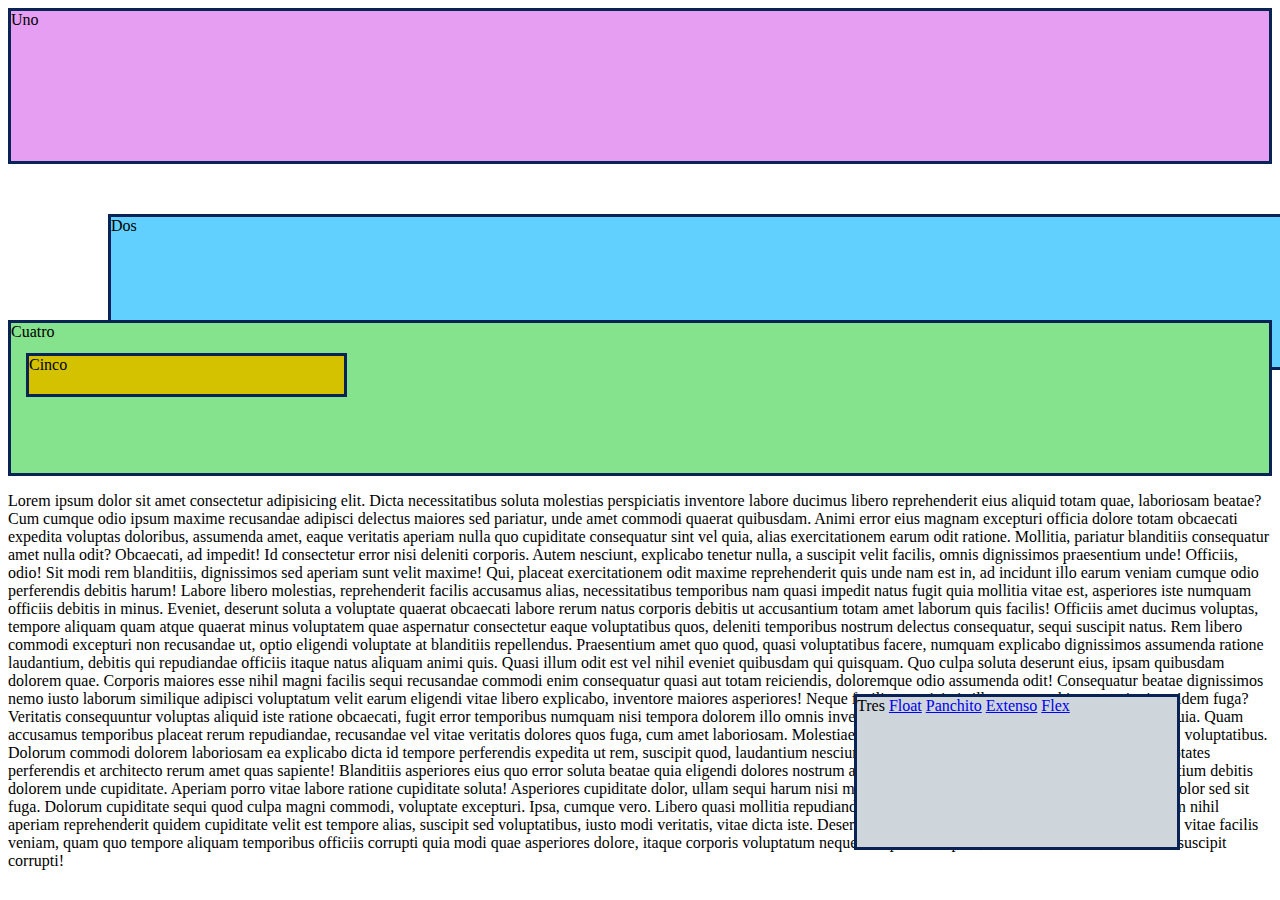
<file: index.html>
<!DOCTYPE html>
<html lang="en">
<head>
    <meta charset="UTF-8">
    <meta http-equiv="X-UA-Compatible" content="IE=edge">
    <meta name="viewport" content="width=device-width, initial-scale=1.0">
    <title>Prueba Posicionamiento</title>
    <link rel="stylesheet" href="estilos.css" type="text/css">
</head>
<body>
    <div id="uno">Uno</div>
    <div id="dos">Dos</div>
    <div id="tres">Tres 
        <a href="floeat.html">Float</a>
        <a href="panchito.html">Panchito</a>
        <a href="extenso.html">Extenso</a>
        <a href="flex.html">Flex</a>

    </div>
    <div id="cuatro">Cuatro 
        <div id="cinco"> Cinco</div>
    </div>

    <p>Lorem ipsum dolor sit amet consectetur adipisicing elit. Dicta necessitatibus soluta molestias perspiciatis inventore labore ducimus libero reprehenderit eius aliquid totam quae, laboriosam beatae? Cum cumque odio ipsum maxime recusandae adipisci delectus maiores sed pariatur, unde amet commodi quaerat quibusdam. Animi error eius magnam excepturi officia dolore totam obcaecati expedita voluptas doloribus, assumenda amet, eaque veritatis aperiam nulla quo cupiditate consequatur sint vel quia, alias exercitationem earum odit ratione. Mollitia, pariatur blanditiis consequatur amet nulla odit? Obcaecati, ad impedit! Id consectetur error nisi deleniti corporis. Autem nesciunt, explicabo tenetur nulla, a suscipit velit facilis, omnis dignissimos praesentium unde! Officiis, odio!
    Sit modi rem blanditiis, dignissimos sed aperiam sunt velit maxime! Qui, placeat exercitationem odit maxime reprehenderit quis unde nam est in, ad incidunt illo earum veniam cumque odio perferendis debitis harum! Labore libero molestias, reprehenderit facilis accusamus alias, necessitatibus temporibus nam quasi impedit natus fugit quia mollitia vitae est, asperiores iste numquam officiis debitis in minus. Eveniet, deserunt soluta a voluptate quaerat obcaecati labore rerum natus corporis debitis ut accusantium totam amet laborum quis facilis! Officiis amet ducimus voluptas, tempore aliquam quam atque quaerat minus voluptatem quae aspernatur consectetur eaque voluptatibus quos, deleniti temporibus nostrum delectus consequatur, sequi suscipit natus.
    Rem libero commodi excepturi non recusandae ut, optio eligendi voluptate at blanditiis repellendus. Praesentium amet quo quod, quasi voluptatibus facere, numquam explicabo dignissimos assumenda ratione laudantium, debitis qui repudiandae officiis itaque natus aliquam animi quis. Quasi illum odit est vel nihil eveniet quibusdam qui quisquam. Quo culpa soluta deserunt eius, ipsam quibusdam dolorem quae. Corporis maiores esse nihil magni facilis sequi recusandae commodi enim consequatur quasi aut totam reiciendis, doloremque odio assumenda odit! Consequatur beatae dignissimos nemo iusto laborum similique adipisci voluptatum velit earum eligendi vitae libero explicabo, inventore maiores asperiores! Neque facilis perspiciatis illo eaque architecto veritatis quidem fuga?
    Veritatis consequuntur voluptas aliquid iste ratione obcaecati, fugit error temporibus numquam nisi tempora dolorem illo omnis inventore, mollitia, ullam illum at sequi voluptatibus quia. Quam accusamus temporibus placeat rerum repudiandae, recusandae vel vitae veritatis dolores quos fuga, cum amet laboriosam. Molestiae doloremque amet enim maiores omnis impedit vel voluptatibus. Dolorum commodi dolorem laboriosam ea explicabo dicta id tempore perferendis expedita ut rem, suscipit quod, laudantium nesciunt animi a reprehenderit reiciendis voluptate. Voluptates perferendis et architecto rerum amet quas sapiente! Blanditiis asperiores eius quo error soluta beatae quia eligendi dolores nostrum accusamus impedit, odio tempore tempora, praesentium debitis dolorem unde cupiditate.
    Aperiam porro vitae labore ratione cupiditate soluta! Asperiores cupiditate dolor, ullam sequi harum nisi minus explicabo deserunt. Blanditiis voluptas id in dolor sed sit fuga. Dolorum cupiditate sequi quod culpa magni commodi, voluptate excepturi. Ipsa, cumque vero. Libero quasi mollitia repudiandae dolores animi obcaecati blanditiis nobis nostrum nihil aperiam reprehenderit quidem cupiditate velit est tempore alias, suscipit sed voluptatibus, iusto modi veritatis, vitae dicta iste. Deserunt animi sint veritatis? Quasi maiores fugiat natus vitae facilis veniam, quam quo tempore aliquam temporibus officiis corrupti quia modi quae asperiores dolore, itaque corporis voluptatum neque voluptas. Tempore, officia nemo ratione delectus suscipit corrupti!

    </p>


</body>
</html>
</file>
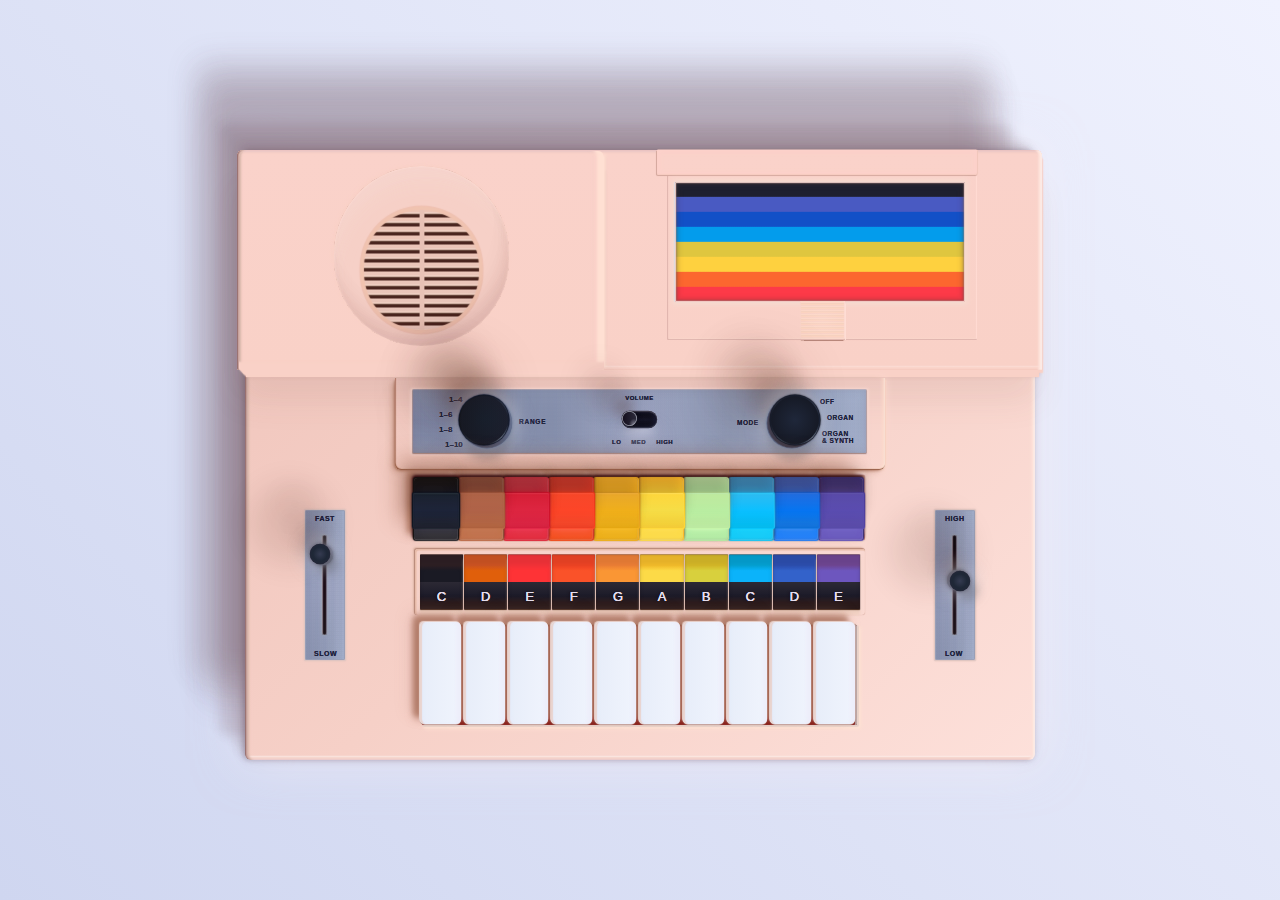
<file: extenso.html>
<!DOCTYPE html>
<html>
    <head>
        <link rel="stylesheet" href="estilo-extenso.css">
    </head>
    <body>
      <div class="muson" aria-label="Muson Synth Illustration">
        <div class="top-bar">
          <div class="speaker-bar"><div class="speakers"></div></div>
          <div class="muson-frame"><div class="rainbow"></div></div>
        </div>
        <div class="range-container" aria-hidden="true">
          <div class="range-plate">
            <div class="left">
              <ul class="ranges">
                <li>1–4</li>
                <li>1–6</li>
                <li>1–8</li>
                <li>1–10</li>
              </ul>
              <p>Range</p>
              <div class="slider-wrapper">
                <div class="slider"></div>
              </div>
            </div>
            <div class="center">
              <p>Volume</p>
              <ul>
                <li>Lo</li>
                <li>Med</li>
                <li>High</li>
              </ul>
              <div class="switch-wrapper">
                <div class="switch-button"></div>
              </div>
            </div>
            <div class="right">
              <p>Mode</p>
              <ul>
                <li>Off</li>
                <li>Organ</li>
                <li>Organ <br />& Synth</li>
              </ul>
              <div class="slider-wrapper">
                <div class="slider"></div>
              </div>
            </div>
          </div>
        </div>
        <div class="button-container">
          <div class="button">
            <div class="center"></div>
          </div>
          <div class="button">
            <div class="center"></div>
          </div>
          <div class="button">
            <div class="center"></div>
          </div>
          <div class="button">
            <div class="center"></div>
          </div>
          <div class="button">
            <div class="center"></div>
          </div>
          <div class="button">
            <div class="center"></div>
          </div>
          <div class="button">
            <div class="center"></div>
          </div>
          <div class="button">
            <div class="center"></div>
          </div>
          <div class="button">
            <div class="center"></div>
          </div>
          <div class="button">
            <div class="center"></div>
          </div>
        </div>
        <div class="letter-container" aria-hidden="true">
          <div>
            <p>C</p>
          </div>
          <div>
            <p>D</p>
          </div>
          <div>
            <p>E</p>
          </div>
          <div>
            <p>F</p>
          </div>
          <div>
            <p>G</p>
          </div>
          <div>
            <p>A</p>
          </div>
          <div>
            <p>B</p>
          </div>
          <div>
            <p>C</p>
          </div>
          <div>
            <p>D</p>
          </div>
          <div>
            <p>E</p>
          </div>
        </div>
        <div class="key-container">
          <div style="z-index: 12;"></div>
          <div style="z-index: 11;"></div>
          <div style="z-index: 10;"></div>
          <div style="z-index: 9;"></div>
          <div style="z-index: 8;"></div>
          <div style="z-index: 7;"></div>
          <div style="z-index: 6;"></div>
          <div style="z-index: 5;"></div>
          <div style="z-index: 4;"></div>
          <div style="z-index: 3;"></div>
        </div>
        <div class="speed-container" aria-hidden="true">
          <p>Fast</p>
          <div class="speed-slider"></div>
          <div class="speed-button-container">
            <div class="speed-button"></div>
          </div>
          <p>Slow</p>
        </div>
        <div class="vol-container" aria-hidden="true">
          <p>High</p>
          <div class="vol-slider"></div>
          <div class="vol-button-container">
            <div class="vol-button"></div>
          </div>
          <p>Low</p>
        </div>
      </div>
    </body>
</html>
</file>
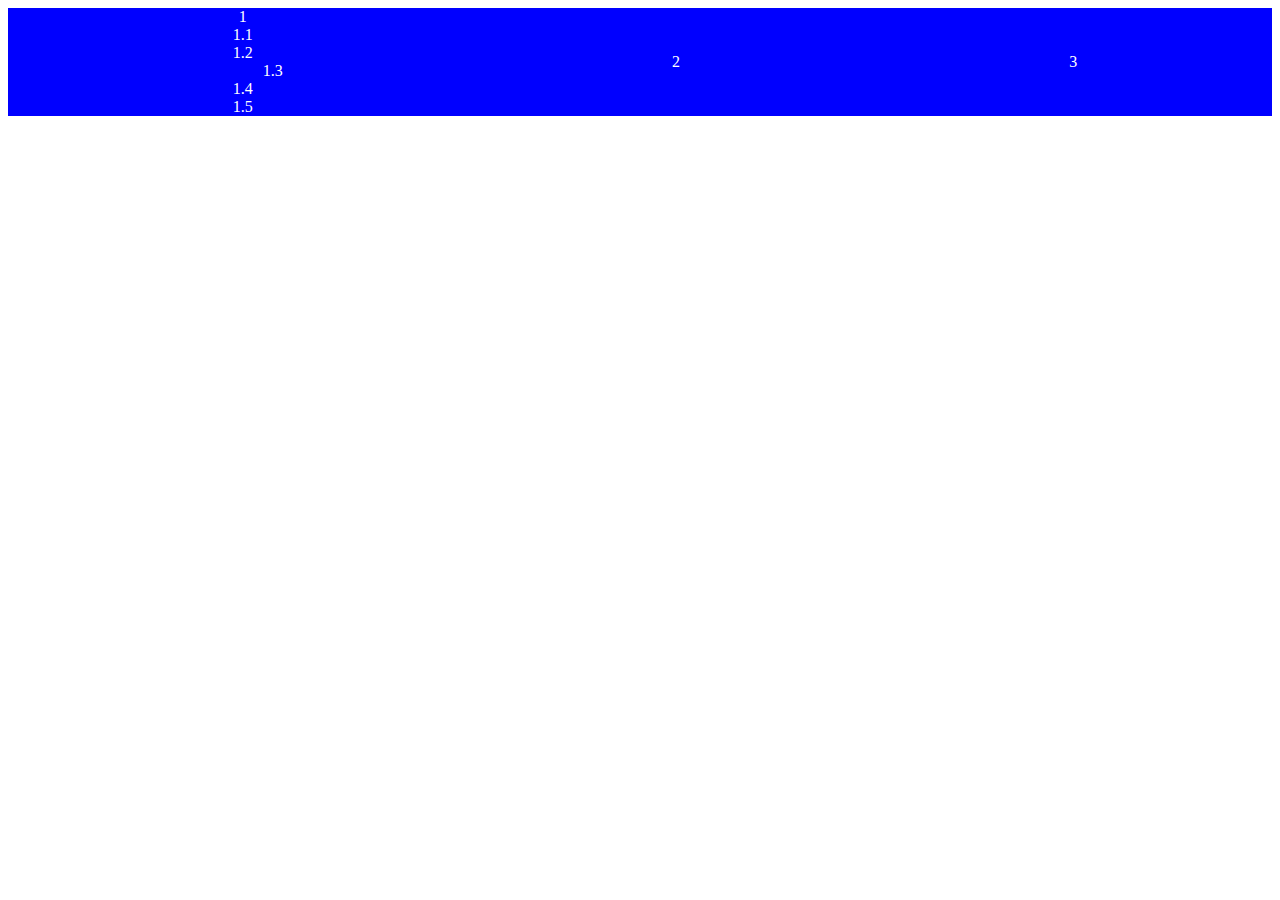
<file: flex.html>
<!DOCTYPE html>
<html lang="en">
<head>
    <meta charset="UTF-8">
    <meta http-equiv="X-UA-Compatible" content="IE=edge">
    <meta name="viewport" content="width=device-width, initial-scale=1.0">
    <title>Practica de flex</title>
    <link rel="stylesheet" href="style-flex.css" type="text/css">
</head>
<body>
    <div class="container">
        <div class="item">1
<div>1.1</div>
<div>1.2</div>
<div id="quis">1.3</div>
<div>1.4</div>
<div>1.5</div>
        </div>
        <div class="item">2</div>
        <div class="item">3</div>
    </div>
</body>
</html>
</file>
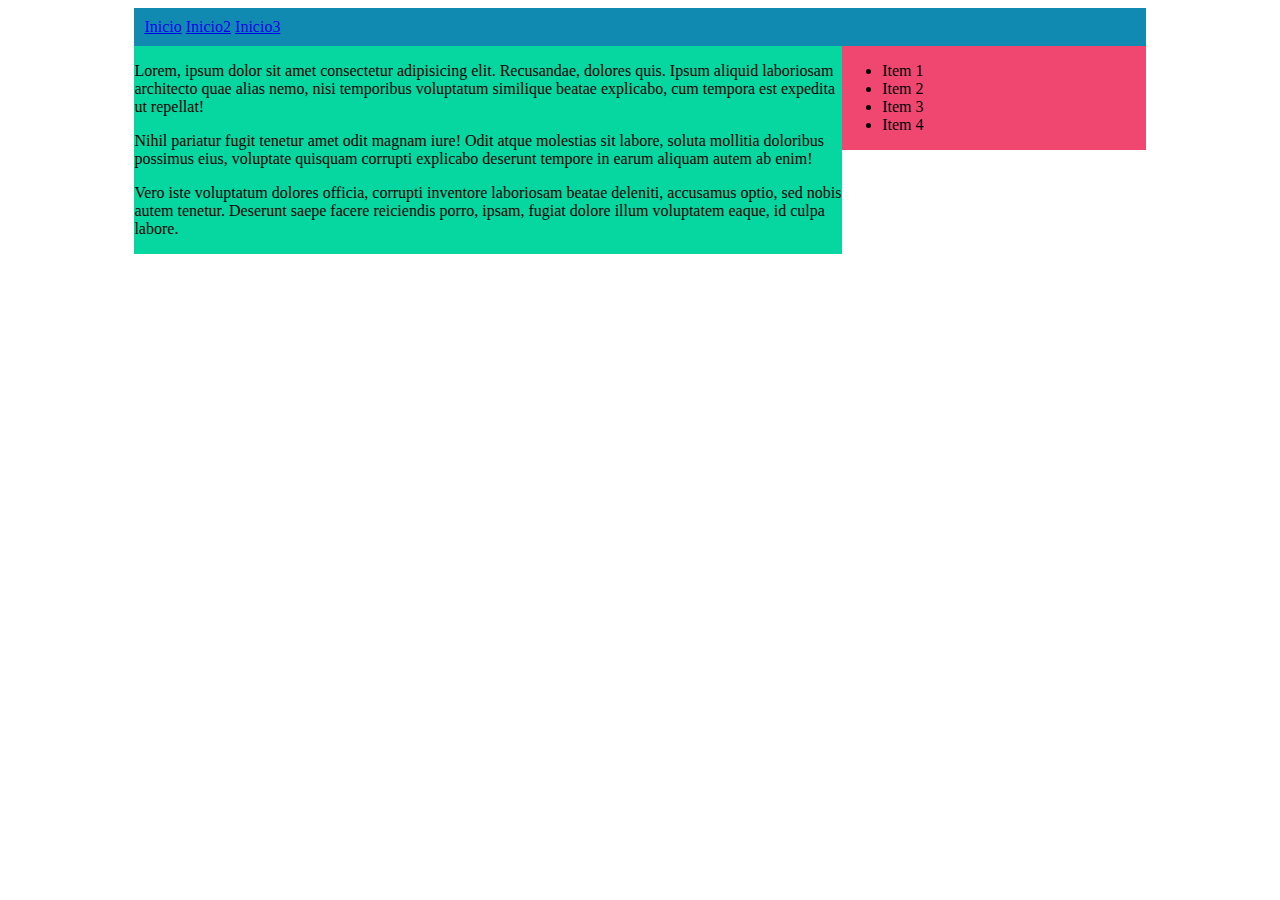
<file: floeat.html>
<!DOCTYPE html>
<html lang="en">
<head>
    <meta charset="UTF-8">
    <meta http-equiv="X-UA-Compatible" content="IE=edge">
    <meta name="viewport" content="width=device-width, initial-scale=1.0">
    <title>Float</title>
    <link rel="stylesheet" href="style.css" type="text/css">
</head>
<body>
    <div id="container">
        <div id="navar">
            <a href="index.html">Inicio</a>
            <a href="index.html">Inicio2</a>
            <a href="index.html">Inicio3</a>
        </div>
        <div id="contenido">
            <p>Lorem, ipsum dolor sit amet consectetur adipisicing elit. Recusandae, dolores quis. Ipsum aliquid laboriosam architecto quae alias nemo, nisi temporibus voluptatum similique beatae explicabo, cum tempora est expedita ut repellat!</p>
            <p>Nihil pariatur fugit tenetur amet odit magnam iure! Odit atque molestias sit labore, soluta mollitia doloribus possimus eius, voluptate quisquam corrupti explicabo deserunt tempore in earum aliquam autem ab enim!</p>
            <p>Vero iste voluptatum dolores officia, corrupti inventore laboriosam beatae deleniti, accusamus optio, sed nobis autem tenetur. Deserunt saepe facere reiciendis porro, ipsam, fugiat dolore illum voluptatem eaque, id culpa labore.</p>
        </div>
        <div id="sidebar">
            <ul>
                <li>Item 1</li>
                <li>Item 2</li>
                <li>Item 3</li>
                <li>Item 4</li>
            </ul>
        </div>
    </div>
</body>
</html>
</file>
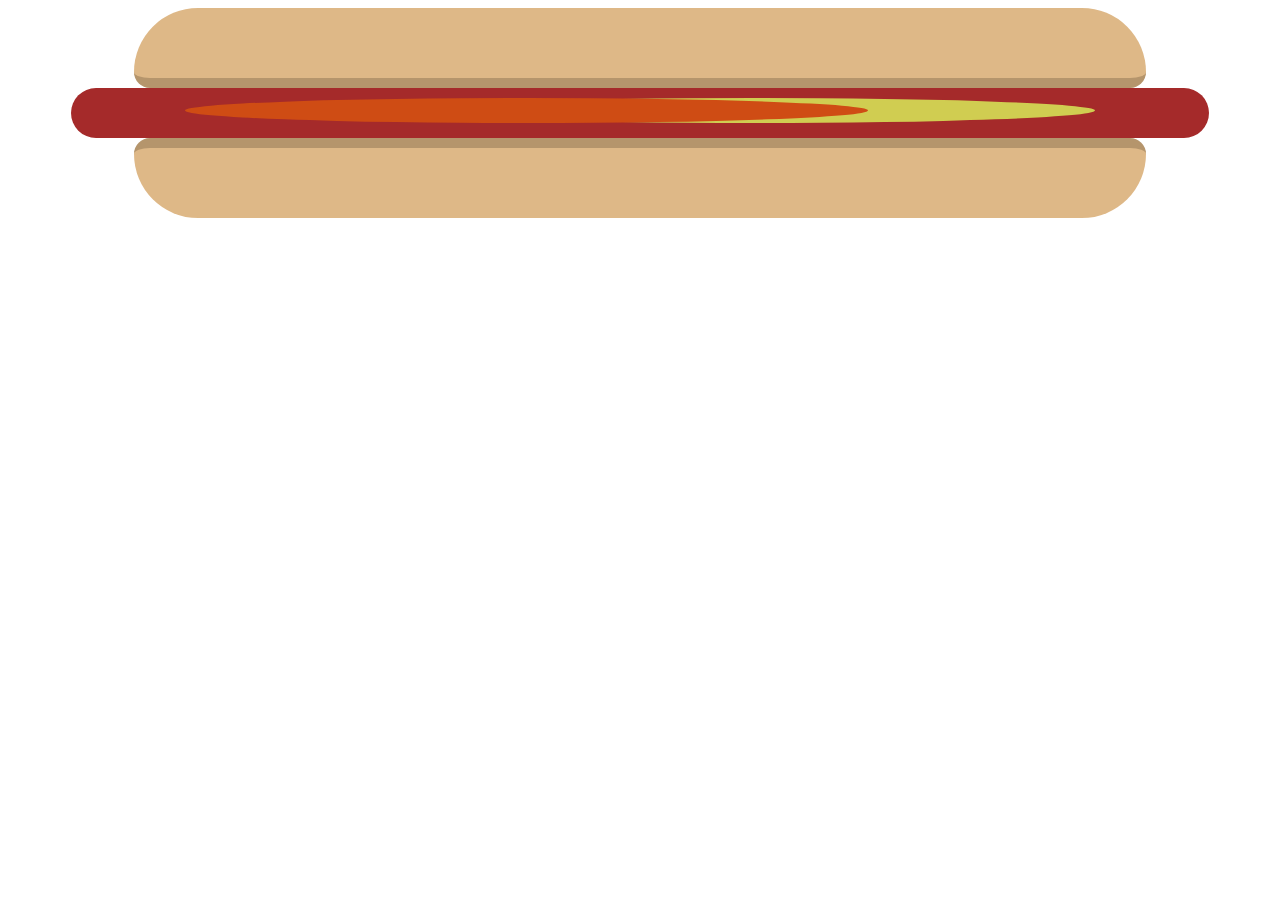
<file: panchito.html>
<!DOCTYPE html>
<html lang="en">
<head>
    <meta charset="UTF-8">
    <meta http-equiv="X-UA-Compatible" content="IE=edge">
    <meta name="viewport" content="width=device-width, initial-scale=1.0">
    <title>Panchito</title>
    <link rel="stylesheet" href="panchitocss.css"  type="text/css">
</head>
<body>
    <div id="uno" class="pan"></div>
    <div id="dos">
        <div id="queso"></div>
        <div id="mostaza"></div>
        
    </div>
    <div id="tres" class="pan"></div>


    
</body>
</html>
</file>
<file: estilos.css>
div{
    height: 150px;
    border: solid 3px #092454;
}
#uno{
    position:static;
    background-color: #e69ef2;
}
#dos{
    position: relative;
    top: 50px;
    left: 100px;
    background-color: #62d0ff;
}
#tres{
    background-color: #ced5db;
    position: fixed;
    width: 25%;  
    bottom: 50px;
    right: 100px;
    z-index: 2;
}
#cuatro{

    background-color: #85e38d;
    position: relative;
}
#cinco{
    background-color: #d4c200;
    width: 25%;
    height: 25%;
    position: absolute;
    top: 30px;
    left: 15px;


} 
.navv{
    position: fixed;
    z-index: 10;
    width: 100%;
}
</file>
<file: estilo-extenso.css>
:root {
    --letter-1: #2E1F23;
    --letter-2: #1A1A24;

    --button-1: #171310;
    --button-2: #18171F;
    --button-3: #353541;
    --button-4: #302E33;

    --center-1: #0F1622;
    --center-2: #171D33;
    --center-3: #222632;
    --center-4: #313842;

    --center-5: #1C1F30;
    --center-6: #3D3A4D;
}

* {
    padding: 0;
    margin: 0;
    box-sizing: border-box;
}

body {
    background-color: #CFD6F0;
    background-image: linear-gradient(45deg, #CFD6F0, #F0F2FE);
    min-height: 100vh;
}

.muson {
    display: block;

    position: absolute;
    top: 120px;
    top: calc(50vh - 300px);
    left: 0;
    right: 0;

    margin: 0 auto;

    width: 790px;
    height: 610px;

    border-radius: 6px;

    background-color: #FFD9D0;
    background-image: linear-gradient(
        135deg,
        #EFC4BB,
        #F6D0C7,
        #FDE0DA
    );

    box-shadow: 2px 0 1.5px -1.5px #7C5558 inset,
        3.5px 0 2.5px -2.5px #AE857F inset,
        4.5px 0 2.5px -2.5px #D8B5AF inset,
        5.5px 0 2.5px -2.5px #DBBBB0 inset,
        6.5px 0 2.5px -2.5px #DFBDB1 inset,
        
        -3px 0 2px -2px #F9EAE5 inset,
        -3.5px 0 2px -2px #FFF0ED inset,
        -4.5px 0 2px -2px #FDDFD4 inset,
        -5.5px 0 2px -2px #FEE1DB inset,
        
        0 2px 2px -2px #EBCDCF inset,
        0 4px 2px -2px #EEC8C7 inset,
        0 5px 2px -2px #F4CFC7 inset,
        
        0 -2px 1.5px -1.5px #E8D4DD inset,
        0 -4.5px 1.5px -1.5px #F4CFC7 inset,
        0 -5px 1.5px -1.5px #FFFDFB inset,
        
        -30px -30px 10px rgba(114, 86, 98, 0.05),
        -25px -25px 10px rgba(114, 86, 98, 0.1),
        -20px -20px 10px rgba(114, 86, 98, 0.075),
        -10px -10px 10px rgba(114, 86, 98, 0.1),
        -5px -5px 10px rgba(114, 86, 98, 0.125),
        -50px -90px 30px rgba(114, 86, 98, 0.15),
        -45px -80px 30px rgba(114, 86, 98, 0.125),
        -40px -70px 30px rgba(114, 86, 98, 0.1),
        -35px -60px 30px rgba(114, 86, 98, 0.075),
        -45px -50px 30px rgba(114, 86, 98, 0.05),
        
        -2px 0 5px rgba(137, 124, 142, 0.5),
        0 0 10px rgba(137, 124, 142, 0.1),
        0 0 20px rgba(137, 124, 142, 0.05),
        0 0 50px rgba(255, 245, 250, 0.5);
}

.top-bar {
    display: block;
    width: 805px;
    height: 220px;
    margin-left: -8px;
    border-radius: 6px 6px 2px 2px;
    background-image: linear-gradient(#FAD2CA, #F9D1C7);

    box-shadow: 2px 0 1.5px -1.5px #7C5558 inset,
        3.5px 0 2.5px -2.5px #AE857F inset,
        4.5px 0 2.5px -2.5px #D8B5AF inset,
        5.5px 0 2.5px -2.5px #DBBBB0 inset,
        6.5px 0 2.5px -2.5px #DFBDB1 inset,
        
        -3px 0 2px -2px #F9EAE5 inset,
        -3.5px 0 2px -2px #FFF0ED inset,
        -4.5px 0 2px -2px #FDDFD4 inset,
        -5.5px 0 2px -2px #FEE1DB inset,
        
        0 2px 2px -2px #EBCDCF inset,
        0 4px 2px -2px #EEC8C7 inset,
        0 5px 2px -2px #F4CFC7 inset,
        
        0 -2px 1.5px -1.5px #F9D1C7 inset,
        0 -4.5px 1.5px -1.5px #F9D1C7 inset,
        0 -5px 1.5px -1.5px #FFEAE4 inset,
        
        
        2px 12px 1.5px -6px #F9D1C7,
        1px 11px 1.5px -6px #F9D1C7,
        1px 10px 1.5px -6px #F9D1C7,
        1px 9px 1.5px -5px #F9D1C7,
        1px 8px 1.5px -5px #F9D1C7,
        1px 7px 1.5px -5px #F9D1C7,
        1px 6px 1.5px -5px #F9D1C7,
        3px 5px 1.5px -2px #F9D1C7,
        2px 4px 1.5px -2px #F9D1C7,
        1px 3px 1.5px -2px #F9D1C7,
        
        3px 13px 1px -6px #F9D1C7,
        3px 12px 4px -6px rgba(126, 80, 67, 0.25),
        -2px 25px 30px -3px rgba(126, 80, 67, 0.025),
        -2px 35px 35px -3px rgba(126, 80, 67, 0.075);

    position: relative;
}

.muson-frame {
    display: block;
    width: 310px;
    height: 165px;
    background-color: transparent;
    
    position: absolute;
    top: 25px;
    right: 65px;

    border-radius: 1px;

    box-shadow: 1px -1px 1px #DEB3AC inset,
        -2px 0 1px -1px #FFDBD3 inset,
        0 -1.5px 1px #FFDFD3 inset,
        0 70.25px 1px -70px #B58475;
}

.muson-frame:before {
    content: "";
    display: block;
    width: 320px;
    height: 25px;
    border-radius: 0 0 2px 2px;

    background-color: transparent;

    position: absolute;

    top: -25px;
    left: -10px;

    box-shadow: -0.5px 1.25px 0.75px -0.25px #D4A89D,
        0.5px 0 0.75px -0.25px #F3C9BD,
        0 -1px 0.5px -0.5px rgba(243, 204, 197, 1),
        0 -1px 1px #F7CBC0 inset,
        0 0 3px 4px #FCD1CA inset;
}

.muson-frame:after {
    content: "";
    display: block;
    width: 45px;
    height: 39px;
    border-radius: 0.5px;

    background-image: radial-gradient(rgba(255, 222, 213, 0.25), rgba(255, 222, 213, 0) 60%),
        repeating-linear-gradient(#F8D2C5 0 24%, #FDD9C9 25% 49%, #F6D1BF 50% 74%, #FDD4C0 75% 100%);
    background-size: 100% 100%, 4px 4px;

    position: absolute;
    bottom: 0;
    left: 0;
    right: 0;
    margin-left: auto;
    margin-right: auto;

    opacity: 0.95;

    box-shadow: 0 -1.5px 1px -0.5px #DEB3AC inset,
        0 -2px 1px -0.5px #FFDFD3 inset,
        -1px 0 1px #FFDED5 inset,
        1px 0 1px -0.5px #FFDED5,
        1px 0 1px #FBD5CA inset,
        -1px 0 1px -0.5px #FBD5CA,
        0 1.75px 1px -1px #B58475;
}

.rainbow {
    display: block;
    width: 290px;
    height: 120px;

    position: absolute;
    top: 7px;
    left: 8px;

    background-color: #fff;
    background-image: linear-gradient(#1E202F 0 12%,
        #495AC2 12.5% 24.5%,
        #1250C7 25% 37%,
        #039CEC 37.5% 49.5%,
        #DFC63F 50% 62%,
        #FED13F 62.5% 74.5%,
        #FC672F 75% 87%,
        #FD3A48 87.5% 100%
    );
    
    border-radius: 1px;

    box-shadow: 0 -2px 2px -2px rgba(255, 220, 211, 1) inset,
        0px 0 1.25px 1px #FEDDD6 inset,
        0 0 1px 1.5px rgba(82, 58, 56, 0.5) inset,
        0 0 2.5px 3px rgba(82, 58, 56, 0.2) inset,
        0 0 4px 5px rgba(82, 58, 56, 0.1) inset,
        -1px 0 1px #DDDAE3,
        0 0 5px 3px #F6DACF;
}

.speaker-bar {
    display: block;
    width: 365px;
    height: 219px;

    background-color: transparent;
    
    border-radius: 6px 6px 2px 2px;
    position: absolute;
    top: 1px;
    left: 2px;

    box-shadow: 0 -10px 2px -2px #F9D1C7 inset,
        0 0 1px #F9D1C7,
        -10px 0 3px -3px #FFE0D3 inset,
        5px 0 3px -3px #FFE0D3,
        7px 0 2px -5px rgba(166, 122, 111, 0.15),
        21px 0 3px -20px rgba(95, 64, 56, 0.15),
        -9px -5px 5px rgba(254, 210, 201, 0.5) inset;

}

.speakers {
    display: block;
    width: 175px;
    height: 180px;

    border-radius: 100px;

    position: absolute;
    left: 0;
    right: 0;
    margin: 0 auto;
    top: 15px;

    background-image: linear-gradient(90deg, transparent, #E8C2B6 20% 80%, transparent),
        linear-gradient(transparent 0 12.5%, 
            #EECEC1 12.5% 25%,
            #67473C 37.5% 50%, 
            #4A251F 50% 62.5%, 
            transparent 82% 100%
        ), linear-gradient(
            #EEC4B4,
            #E8C6BC
        );
    background-size: 6px 100%, 9px 9px, 100% 100%;
    background-repeat: no-repeat, repeat, repeat;
    background-position: center center, top left, top left;

    box-shadow: 0 0 2px 0.5px #F9D1C7,
        -1.75px -1.75px 1.5px -1px #F9D1C7,
        -2px -2px 5px -2px #F9D1C7,

        -5px -25px 20px -5px rgba(83, 23, 0, 0.05) inset,
        -5px -15px 15px -5px rgba(83, 23, 0, 0.05) inset,
        -10px -35px 30px -10px rgba(83, 23, 0, 0.025) inset,

        5px 25px 20px -5px rgba(255, 243, 238, 0.1) inset,
        5px 15px 15px -5px rgba(255, 243, 238, 0.05) inset,
        10px 35px 30px -10px rgba(255, 243, 238, 0.025) inset,

        0 0 2px 0.5px #FEDCD3 inset,
        -2px -2px 5px -1px rgba(245, 203, 191, 0.5) inset,
        0 14px 1px 25.5px #F6D0C7 inset,
        0 14px 1px 26.5px #EFC1B2 inset,
        0 14px 1px 30px #F0C3B0 inset;
}

.key-container {
    display: grid;
    width: 435px;
    height: 100px;

    grid-template-columns: repeat(10, 1fr);
    column-gap: 3px;

    position: absolute;
    bottom: 35px;
    left: 177px;
    border-radius: 1px;
    background-color: #821510;

    box-shadow: -10px -10px 10px -5px rgba(58, 12, 2, 0.2),
    
        -2px 0 1px #BCA7A6 inset,
        1px 1px 1px 1px #E8D1C9,
        2px 2px 2px 1px #FFE3D5,
        3px 3px 4px 1px #FDE0D2,
        
        -1px -1px 1px 0 #8E675F;
}

.key-container > div {
    background-color: #fff;
    background-image: linear-gradient(90deg,
        #E7EDF9,
        #F0F4FD
    );
    border-radius: 5px;
    position: relative;
    top: -3px;
    left: -2px;
    height: 100%;
    height: calc(100% + 2px);


    box-shadow: -5px 0 4px -2px #EDECFA inset,
        -8px 0 6px -6px #EBEFF8 inset,
        3px 0 1px -1px #E9D4CF inset,
        6px 0 5px -5px #E1E8FA inset,

        0 0 0.25px 0.25px #E9D4CF,
        -0.75px -0.75px 1px -0.5px #E9D4CF,
        0 1px 1px #BEA19B,
        
        -7px -7px 5px -0.5px rgba(150, 90, 64, 0.5),
        -7px -3px 7px rgba(201, 149, 135, 0.55),
        -10px -10px 15px rgba(201, 149, 135, 0.25);
}

.letter-container {
    display: grid;
    width: 450px;
    height: 66px;

    background-color: transparent;

    grid-template-columns: repeat(10, 1fr);
    column-gap: 1px;

    position: absolute;
    bottom: 145px;
    left: 170px;

    border-radius: 3px;

    box-shadow: -0.5px -0.5px 0.75px #B98A7A,
        -2px -2px 2px #E0B9A8,
        0.5px 0.5px 1px -0.25px #E1B8A6 inset,
        1px 1px 1px 0.5px #E9BCA9 inset,
        4px 4px 4px rgba(251, 228, 222, 0.25) inset;

    padding: 5px;
}

.letter-container > div {
    background-color: #19161D;
    background-image: linear-gradient(
        var(--letter-1) 20%,
        var(--letter-2) 30% 50%,
        #2C2934 50%,
        #1C1B29,
        #342127
    );

    border-radius: 1px;

    box-shadow: 0 0.5px 0.5px #A6857E inset,
        0 1px 2px rgba(67, 38, 40, 0.25) inset,
        0.5px 0 0.25px rgba(105, 90, 95, 0.5),
        
        0 -1px 0.5px #4D3326 inset,
        0 -15px 5px -5px #2A1A1A inset,
        0 1px 1px #D6B6A7,
        0 5px 3px #F0D0C1,
        
        0 12px 5px rgba(26, 26, 36, 0.1) inset;

    position: relative;
}

.letter-container > div:nth-child(2) {
    --letter-1: #D55622;
    --letter-2: #E05F0B;
}

.letter-container > div:nth-child(3) {
    --letter-1: #FE3339;
    --letter-2: #FE3336;
}

.letter-container > div:nth-child(4) {
    --letter-1: #F84524;
    --letter-2: #FA5229;
}

.letter-container > div:nth-child(5) {
    --letter-1: #F78336;
    --letter-2: #FA9634;
}

.letter-container > div:nth-child(6) {
    --letter-1: #FDC32A;
    --letter-2: #FCDA47;
}

.letter-container > div:nth-child(7) {
    --letter-1: #DEBF27;
    --letter-2: #D8D03D;
}

.letter-container > div:nth-child(8) {
    --letter-1: #03A7DA;
    --letter-2: #0BB3FA;
}

.letter-container > div:nth-child(9) {
    --letter-1: #2D50B4;
    --letter-2: #3362CA;
}

.letter-container > div:nth-child(10) {
    --letter-1: #734897;
    --letter-2: #6D56BE;
}

.letter-container > div > p {
    position: absolute;
    bottom: 6px;
    left: 0;
    right: 0;
    margin: 0 auto;
    text-align: center;
    font-size: 13px;
    color: #E6DFEF;
    font-family: sans-serif;
    text-shadow: 0.15px 0 0.5px #E6DFEF,
        -0.15px 0 0.5px #E6DFEF,
        1px 0 1px #33292A,
        -2px 0 2px #1A1420;
}

.button-container {
    display: grid;
    grid-template-columns: repeat(10, 1fr);
    column-gap: 1px;

    width: 450px;
    height: 65px;
    border-radius: 2px;

    position: absolute;
    left: 170px;
    bottom: 220px;

    background-color: transparent;

    box-shadow: 0 0 2px #DDABA0 inset,
        0 0 1px #DDABA0,
        0 -1px 2px #F1CBC2,
        0 -1.5px 2px #FDE4DD,
        0 1px 2px #E9CDBF,
        0 1.5px 2px #FADACF,
        
        0 1.5px 1.5px -0.5px #D69C8E inset,
        0 10px 10px -5px #E0B2A2 inset,
        0 -10px 5px -5px rgba(178, 83, 65, 1) inset;
}

.button-container .button {
    border-radius: 3px;

    background-image: linear-gradient(
        var(--button-1),
        var(--button-2),
        var(--button-3),
        var(--button-4)
    );

    box-shadow: 0 0 0.25px var(--button-3),
        -0.5px -0.75px 1px  rgba(241, 249, 255, 0.15) inset,
        -0.75px -1.5px 1.5px rgba(44, 6, 13, 0.05) inset,
    
        0 -0.5px 0.75px 0.25px var(--button-1),
        0 0.5px 0.75px 0.25px var(--button-4),

        0 -0.75px 2px -0.75px var(--button-1),
        0 0.75px 2px -0.75px var(--button-4),

        -0.5px -2px 3px 0.75px rgba(44, 6, 13, 0.9),
        -15px -20px 20px 2px rgba(150, 90, 64, 0.35),
        
        -7px -7px 5px -0.5px rgba(150, 90, 64, 0.5),
        -7px -3px 7px rgba(201, 149, 135, 0.55),
        -10px -10px 15px rgba(201, 149, 135, 0.25);

    position: relative;
    bottom: -3px;
    left: -1.5px;

    z-index: 11;

    height: 100%;
    height: calc(100% - 3px);
}

.button-container .button:nth-child(2) {
    --button-1: #884B36;
    --button-2: #8A4631;
    --button-3: #BD6E48;
    --button-4: #C2724D;

    --center-1: #AC5B3D;
    --center-2: #AE5E43;
    --center-3: #BD6E48;
    --center-4: #AA624A;
    --center-5: #AE5E3D;
    --center-6: #C77E5B;

    z-index: 10;
}

.button-container .button:nth-child(3) {
    --button-1: #C1353E;
    --button-2: #C22B3A;
    --button-3: #E42D49;
    --button-4: #E32C3E;

    --center-1: #D5132B;
    --center-2: #DD1F3B;
    --center-3: #E42849;
    --center-4: #E33E50;
    --center-5: #D51A39;
    --center-6: #F44661;
    
    z-index: 9;
}

.button-container .button:nth-child(4) {
    --button-1: #CC3929;
    --button-2: #D73825;
    --button-3: #FD5332;
    --button-4: #F2501F;

    --center-1: #F83D1E;
    --center-2: #FD4022;
    --center-3: #FC4D2E;
    --center-4: #FF5A3D;
    --center-5: #F0361F;
    --center-6: #FF6959;
    
    z-index: 8;
}

.button-container .button:nth-child(5) {
    --button-1: #F2AC26;
    --button-2: #F0AC19;
    --button-3: #F0B31C;
    --button-4: #ECAF19;

    --center-1: #E8A321;
    --center-2: #F0AD14;
    --center-3: #F3B61D;
    --center-4: #F1A943;
    --center-5: #EBAA09;
    --center-6: #FBC131;
    
    z-index: 7;
}

.button-container .button:nth-child(6) {
    --button-1: #FCB829;
    --button-2: #F7CF31;
    --button-3: #FFDB3C;
    --button-4: #FBDB4C;

    --center-1: #FFD531;
    --center-2: #F6DC41;
    --center-3: #FFDA3B;
    --center-4: #FFE470;
    --center-5: #FFD038;
    --center-6: #FFE160;
    
    z-index: 6;
}

.button-container .button:nth-child(7) {
    --button-1: #B5D496;
    --button-2: #A1D890;
    --button-3: #B5F4A7;
    --button-4: #B3EAA4;

    --center-1: #BDE899;
    --center-2: #B8ED9F;
    --center-3: #C6F6AA;
    --center-4: #B7E6B8;
    --center-5: #C6F6AC;
    --center-6: #D9FEBB;
    
    z-index: 5;
}

.button-container .button:nth-child(8) {
    --button-1: #3F88B5;
    --button-2: #3494C7;
    --button-3: #0FCEFB;
    --button-4: #15CAF7;

    --center-1: #26B7F0;
    --center-2: #05BEFF;
    --center-3: #04C6FB;
    --center-4: #23D7FF;
    --center-5: #08C2F5;
    --center-6: #22D9FF;
    
    z-index: 4;
}

.button-container .button:nth-child(9) {
    --button-1: #4058A2;
    --button-2: #3C5FB9;
    --button-3: #0D7BF4;
    --button-4: #2680F8;

    --center-1: #1864DC;
    --center-2: #0071F1;
    --center-3: #1A7DE5;
    --center-4: #346DD4;
    --center-5: #016EE3;
    --center-6: #5298F0;
    
    z-index: 3;
}

.button-container .button:nth-child(10) {
    --button-1: #3D306E;
    --button-2: #503C79;
    --button-3: #6A5ABD;
    --button-4: #6A5ABD;

    --center-1: #5141A3;
    --center-2: #5647AE;
    --center-3: #6052B3;
    --center-4: #6758AB;
    --center-5: #574DAE;
    --center-6: #7B6BCE;
    
    z-index: 2;
}

.button-container .button .center {
    display: block;
    width: 100%;
    height: 35px;
    
    width: calc(100% + 2px);

    border-radius: 2px;

    position: absolute;
    top: 15px;
    left: -1px;

    background-image: linear-gradient(
        var(--center-1),
        var(--center-2),
        var(--center-3)
    );

    box-shadow: 0 0 0.5px var(--center-3),
    
    -3px -20px 14px 3px rgba(20, 7, 14, 0.15),
    3px 20px 14px -3px rgba(241, 249, 255, 0.025),
    -3px -17px 14px -3px rgba(241, 249, 255, 0.025),

    0 -20px 10px -10px rgba(44, 6, 13, 0.05) inset,
    0 -0px 10px -10px rgba(44, 6, 13, 0.05) inset,
    0 30px 20px -10px rgba(241, 249, 255, 0.05) inset,
    
    0 -0.25px 0.75px 0.25px var(--center-1),
    0 0.5px 0.75px 0.25px var(--center-3),

    0 -0.75px 2px -0.75px var(--center-1),
    0 0.75px 2px -0.75px var(--center-3),
    
    0 1px 1.75px -0.75px var(--center-4) inset,
    0 -3px 4px -3px var(--center-5) inset,
    
    0 3px 3px -3px var(--center-6),
    
    0 -4px 7px -4px var(--center-1),
    0 4px 7px -4px var(--center-6);
}

.button-container .button .center:nth-child(1) { z-index: 22; }
.button-container .button .center:nth-child(2) { z-index: 21; }
.button-container .button .center:nth-child(3) { z-index: 20; }
.button-container .button .center:nth-child(4) { z-index: 19; }
.button-container .button .center:nth-child(5) { z-index: 18; }
.button-container .button .center:nth-child(6) { z-index: 17; }
.button-container .button .center:nth-child(7) { z-index: 16; }
.button-container .button .center:nth-child(8) { z-index: 15; }
.button-container .button .center:nth-child(9) { z-index: 14; }
.button-container .button .center:nth-child(10) { z-index: 13; }

.range-container {
    display: block;
    width: 490px;
    height: 92px;
    background-color: transparent;

    position: absolute;
    left: 150px;
    bottom: 290px;

    border-radius: 0 0 6px 6px;

    box-shadow: -1px 1px 3px -1px #945A42,
        0.5px -1px 1px #945A42 inset,
        -4px 2px 7px -2.25px #BD8974,
        1px -1px 1px -1px #BD8974 inset,
        1px -1px 1.5px -1px #CF9981 inset,
        
        -0.5px -0.5px 0.5px #FFEDE0 inset,
        -1.5px -1.5px 2px -1px #FFE8DB inset,
        -4px -1.5px 4px -2px #FEDACA inset,
        
        2px 1px 2px -1px #FEDACA,
        
        0 0 10px #FBDAD1,
        -10px 10px 25px rgba(60, 3, 0, 0.015);
}

.range-plate {
    display: block;
    width: 455px;
    height: 65px;

    position: absolute;
    left: 17px;
    top: 11px;

    border-radius: 1.5px;

    background-color: #BBC9E6;

    background-image: linear-gradient(rgba(134, 141, 169, 0.1) 0 25%, transparent 25% 50%, rgba(143, 150, 178, 0.1) 50% 75%, transparent 75%),
        linear-gradient(90deg, rgba(159, 167, 188, 0.05), rgba(119, 130, 160, 0.1), rgba(159, 167, 188, 0.05)),
        radial-gradient(rgba(167, 172, 202, 0.65), transparent 60%),
        radial-gradient(#7B84A3, #929CB7, #BBC9E6);
    background-size: 100% 4px, 
        20% 100%, 
        200px 200px, 
        200% 300%;
    background-repeat: repeat, 
        repeat, 
        no-repeat, 
        no-repeat;
    background-position: center center, 
        center center, 
        center center, 
        100% 50%;

    box-shadow: 0 0 1px 0.25px #F6D0C7 inset,
        0 -0.5px 0.75px 0.5px #8D6E6C inset,
        0 0.75px 0.5px 0.25px #E7C9C7,
        0 0.5px 2.5px 1.5px #F6D5CE,
        
        0 0 10px rgba(100, 98, 120, 0.25) inset;

}

.ranges {
    list-style-type: none;
    font-family: sans-serif;
    font-weight: 600;
    color: #1F233E;

    font-size: 8px;
    position: absolute;
    top: 6px;

    text-shadow: 0 0 0.2px #1F233E,
        0 0 1px #BCBCD0;
}

.ranges li {
    margin-bottom: 6px;
}

.left .ranges {
    left: 27px;
}

.left .ranges li:first-child {
    margin-left: 10px;
}

.left .ranges li:last-child {
    margin-left: 6px;
}

.left .slider-wrapper {
    width: 50px;
    height: 50px;

    background-color: #606B89;

    position: absolute;
    left: 50.25px;
    top: 9.25px;

    border-radius: 50px;

    background-image: linear-gradient(20deg, #484653, #606B89, #8792AE);

    box-shadow: -0.5px 0.5px 0.5px #606B89,
        0 0 1px 0.15px #606B89 inset,
        0 0 1px 0.25px #606B89,
        0 0 4px 1px #7886A1,
        
        0 15px 10px -2px rgba(51, 46, 52, 0.25),

        -30px -30px 50px 20px rgba(62, 21, 8, 0.1),
        
        -12px -25px 17px 4px rgba(62, 21, 8, 0.22),
        -30px -45px 25px 4px rgba(62, 21, 8, 0.125),
        -45px -50px 35px 8px rgba(62, 21, 8, 0.125),
        
        -5px -15px 10px -2px rgba(202, 206, 217, 0.25),
        
        0 0 20px 3px rgba(202, 206, 217, 0.75);
}

.left .slider {
    display: block;
    width: 50px;
    height: 50px;

    background-color: black;

    border-radius: 100px;

    position: absolute;
    left: -3.25px;
    top: -3.25px;

    background-image: linear-gradient(90deg, rgba(17, 18, 23, 0.5), transparent),
        radial-gradient(#1A2332, #1C1F2D 66%, transparent 69%),
        linear-gradient(90deg, rgba(17, 18, 23, 0.75), transparent),
        linear-gradient(rgba(24, 31, 49, 0.9), transparent),
        linear-gradient(45deg, transparent 30%, #7C899C, transparent 70%),
        linear-gradient(-45deg, transparent 30%, #7C899C, transparent 70%),
        radial-gradient(#1A2332, #1C1F2D, #10172A);

    box-shadow: 0 0 1px 0.75px #10172A,
        0 0 2px 0.75px rgba(67, 68, 88, 0.5);
}

.left p {
    text-transform: uppercase;
    font-family: sans-serif;
    font-weight: 600;
    font-size: 6.5px;
    color: #1F233E;
    letter-spacing: 0.75px;

    position: absolute;
    left: 107px;
    top: 29px;

    text-shadow: 0 0 0.2px #1F233E,
        0 0 1px #959AB2;
}

.center p, .center ul li {
    text-transform: uppercase;
    font-family: sans-serif;
    font-weight: 600;
    font-size: 6px;
    color: #1F233E;
    letter-spacing: 0.5px;

    text-shadow: 0 0 0.2px #1F233E,
        0 0 1px #959AB2;

    list-style-type: none;
}

.center p {
    text-align: center;

    position: absolute;
    top: 6px;
    left: 0;
    right: 0;
    margin: 0 auto;
}

.center ul {
    position: absolute;
    bottom: 6px;
    left: 200px;
}

.center ul li {
    display: inline-block;
    margin-right: 6px;
}

.switch-wrapper {
    display: block;
    width: 35px;
    height: 17px;

    background-color: #0B090E;

    border-radius: 35px;

    position: absolute;
    left: 210px;
    top: 22px;

    background-image: linear-gradient(rgba(30, 31, 57, 0), rgba(30, 31, 57, 0.5), rgba(30, 31, 57, 0)),
        linear-gradient(#09080E, #0A090F);

    box-shadow: 0 0.5px 0.5px #353245 inset,
        0 -0.25px 0.5px #4F515E inset,
        0 -0.75px 0.75px #30354B inset,
        0 1px 1px -0.25px #55515F inset,
        0 1.25px 1px -0.5px #28252E inset,
        0 0 5px 1px #1E1F39 inset,
        
        0 0 0.5px 0.25px #353245,
        0 0 1px #B4B9CC,
        0 0.15px 2.5px -0.5px #9FA5BE,
        
        0 10px 10px -3px rgba(208, 209, 227, 0.5),
        0 20px 20px rgba(208, 209, 227, 0.35);
}

.switch-button {
    display: block;
    width: 15px;
    height: 15px;
    border-radius: 15px;

    background-color: #140E1C;

    position: absolute;
    top: 0.35px;
    left: 0.45px;

    background-image: radial-gradient(rgba(208, 209, 227, 0.5), rgba(208, 209, 227, 0) 40%),
        linear-gradient(90deg, #140E1C, #2D2C3C);

    background-repeat: no-repeat,
        no-repeat;

    background-size: 120% 140%,
        100% 100%;

    background-position: 3px 3px,
        top left;

    box-shadow: 0 0 0.5px 0.75px #9A9CA9 inset,
        0 0 0.15px #9A9CA9,
        0 0 0.5px 0.25px #1B1B25,
        0 0 1px #1E1E26,
        
        0 5px 10px -2px rgba(51, 46, 52, 0.25),

        -5px -10px 10px 2px rgba(62, 21, 8, 0.15),
        -10px -17px 20px 5px rgba(62, 21, 8, 0.1),
        -20px -23px 25px 6px rgba(62, 21, 8, 0.15),
        -30px -35px 30px 10px rgba(62, 21, 8, 0.1);
}


.right .slider-wrapper {
    width: 50px;
    height: 50px;

    background-color: #606B89;

    position: absolute;
    right: 50.25px;
    top: 9.25px;

    border-radius: 50px;

    background-image: linear-gradient(20deg, #3C3642, #4B485B, #535166);

    box-shadow: -0.5px 0.5px 0.5px #606B89,
        0 0 1px 0.15px #606B89 inset,
        0 0 1px 0.25px #606B89,
        0 0 4px 1px #7886A1,
        
        0 15px 10px -2px rgba(51, 46, 52, 0.25),

        -30px -30px 50px 20px rgba(62, 21, 8, 0.1),
        
        -12px -25px 17px 4px rgba(62, 21, 8, 0.15),
        -30px -45px 25px 4px rgba(62, 21, 8, 0.075),
        -45px -50px 35px 8px rgba(62, 21, 8, 0.075),
        
        -5px -15px 10px -2px rgba(202, 206, 217, 0.25),
        
        0 0 20px 3px rgba(202, 206, 217, 0.75);
}

.right .slider {
    display: block;
    width: 50px;
    height: 50px;

    background-color: black;

    border-radius: 100px;

    position: absolute;
    left: 3.5px;
    top: -3.5px;

    background-image: radial-gradient(#1F273A, rgba(22, 26, 38, 1) 66%, transparent 69%),
        linear-gradient(90deg, rgba(22, 26, 38, 0.75), transparent),
        linear-gradient(rgba(24, 31, 49, 0.9), transparent),
        linear-gradient(45deg, transparent 30%, #7C899C, transparent 70%),
        linear-gradient(-45deg, transparent 30%, #7C899C, transparent 70%),
        radial-gradient(#1F273A, #212C42, #171D2D);

    box-shadow: 0 0 1px 0.75px rgba(22, 26, 38, 1),
        0 0 2px 0.75px rgba(67, 68, 88, 0.5);
}

.right ul, .right p {
    text-transform: uppercase;
    font-family: sans-serif;
    font-weight: 600;
    color: #1F233E;

    font-size: 6.5px;

    letter-spacing: 0.5px;

    text-shadow: 0 0 0.2px #1F233E,
        0 0 1px #BCBCD0;
}

.right ul {
    list-style-type: none;
    
    position: absolute;
    left: 415px;
    top: 9px;
}

.right ul li {
    margin-bottom: 9px;
}

.right ul li:first-child {
    margin-left: -7px;
}

.right ul li:last-child {
    margin-left: -5px;
}

.right p {
    position: absolute;
    top: 30px;
    left: 325px;
}

.speed-container {
    display: block;
    width: 40px;
    height: 150px;

    background-color: #656581;
    
    border-radius: 1px;

    position: absolute;
    left: 60px;
    top: 360px;

    background-image: linear-gradient(rgba(134, 141, 169, 0.1) 0 25%, transparent 25% 50%, rgba(143, 150, 178, 0.1) 50% 75%, transparent 75%),
        linear-gradient(90deg, rgba(159, 167, 188, 0.05), rgba(119, 130, 160, 0.1), rgba(159, 167, 188, 0.05)),
        radial-gradient(rgba(167, 172, 202, 0.65), transparent 60%),
        radial-gradient(#7B84A3, #929CB7, #BBC9E6);
    background-size: 100% 4px, 
        20% 100%, 
        200px 200px, 
        200% 300%;
    background-repeat: repeat, 
        repeat, 
        no-repeat, 
        no-repeat;
    background-position: center center, 
        center center, 
        center center, 
        100% 50%;


    box-shadow: 0 0 1px #E1C3B8 inset,
        0 0 1px 0.5px #DFC6C1,
        0 0 2px 1px #E2C1BA,
        0.5px 0 0.5px 0.5px #929CB7 inset,
        -0.5px 0 0.5px 0.5px #929CB7 inset;
}

.speed-container p {
    text-transform: uppercase;
    font-family: sans-serif;
    font-weight: 600;
    color: #1F233E;

    font-size: 7px;

    letter-spacing: 0.5px;

    text-shadow: 0 0 0.2px #1F233E,
        0 0 1px #929CB7;
}

.speed-container p:first-child {
    position: absolute;
    top: 5px;
    left: 10px;
}

.speed-container p:last-child {
    position: absolute;
    bottom: 3px;
    left: 9px;
}

.speed-slider {
    display: block;
    width: 5px;
    height: 100px;
    border-radius: 6px;
    background-color: #120D14;

    position: absolute;
    top: 25px;
    left: 17px;

    background-image: linear-gradient(#120D14, #1B0B15, #1D1419);

    box-shadow: -0.75px 0 1px #9391A5 inset,
        0.75px 0 1px #A79DA8 inset,
        -0.5px 0 1px -0.15px rgba(213, 212, 219, 0.1),
        0 0 3px #9FA7AA;
}

.speed-button-container {
    display: block;
    width: 20px;
    height: 20px;
    border-radius: 30px;

    background-color: #fff;

    position: absolute;
    top: 35px;
    left: 8px;

    background-image: linear-gradient(70deg, #63687E 80%, #9A9BBA);

    box-shadow: 0 0 1px #63687E,
        0 0 0.5px #63687E,
        0 0 4px 0.5px #63687E;
}

.speed-button {
    display: block;
    width: 20px;
    height: 20px;
    border-radius: 30px;

    background-color: #000;

    position: absolute;
    left: -3.5px;
    top: -1px;

    background-image: radial-gradient(#353B51, #1E2736, #262739);

    box-shadow: 0 0 0.5px 0.25px #262739,
        0 0 4px rgba(19, 18, 32, 0.5),
        
        8px 10px 10px rgba(51, 46, 52, 0.25),

        -30px -30px 30px 30px rgba(62, 21, 8, 0.1),
        
        -7px -10px 15px 3px rgba(62, 21, 8, 0.15),
        -15px -25px 20px 3px rgba(62, 21, 8, 0.1),
        -25px -50px 30px 3px rgba(62, 21, 8, 0.075),
        
        -5px -15px 10px -2px rgba(202, 206, 217, 0.15),
        
        0 0 20px 3px rgba(202, 206, 217, 0.75);
}


.vol-container {
    display: block;
    width: 40px;
    height: 150px;

    background-color: #656581;
    
    border-radius: 1px;

    position: absolute;
    right: 60px;
    top: 360px;

    background-image: linear-gradient(rgba(134, 141, 169, 0.1) 0 25%, transparent 25% 50%, rgba(143, 150, 178, 0.1) 50% 75%, transparent 75%),
        linear-gradient(90deg, rgba(159, 167, 188, 0.05), rgba(119, 130, 160, 0.1), rgba(159, 167, 188, 0.05)),
        radial-gradient(rgba(167, 172, 202, 0.65), transparent 60%),
        radial-gradient(#7B84A3, #929CB7, #BBC9E6);
    background-size: 100% 4px, 
        20% 100%, 
        200px 200px, 
        200% 300%;
    background-repeat: repeat, 
        repeat, 
        no-repeat, 
        no-repeat;
    background-position: center center, 
        center center, 
        center center, 
        100% 50%;


    box-shadow: 0 0 1px #E1C3B8 inset,
        0 0 1px 0.5px #DFC6C1,
        0 0 2px 1px #E2C1BA,
        0.5px 0 0.5px 0.5px #929CB7 inset,
        -0.5px 0 0.5px 0.5px #929CB7 inset;
}

.vol-container p {
    text-transform: uppercase;
    font-family: sans-serif;
    font-weight: 600;
    color: #1F233E;

    font-size: 7px;

    letter-spacing: 0.5px;

    text-shadow: 0 0 0.2px #1F233E,
        0 0 1px #929CB7;
}

.vol-container p:first-child {
    position: absolute;
    top: 5px;
    left: 10px;
}

.vol-container p:last-child {
    position: absolute;
    bottom: 3px;
    left: 10px;
}

.vol-slider {
    display: block;
    width: 5px;
    height: 100px;
    border-radius: 6px;
    background-color: #120D14;

    position: absolute;
    top: 25px;
    left: 17px;

    background-image: linear-gradient(#120D14, #1B0B15, #1D1419);

    box-shadow: -0.75px 0 1px #9391A5 inset,
        0.75px 0 1px #A79DA8 inset,
        -0.5px 0 1px -0.15px rgba(213, 212, 219, 0.1),
        0 0 3px #9FA7AA;
}

.vol-button-container {
    display: block;
    width: 20px;
    height: 20px;
    border-radius: 30px;

    background-color: #fff;

    position: absolute;
    top: 60px;
    left: 12px;

    background-image: linear-gradient(70deg, #63687E 80%, #9A9BBA);

    box-shadow: 0 0 1px #63687E,
        0 0 0.5px #63687E,
        0 0 4px 0.5px #63687E;
}

.vol-button {
    display: block;
    width: 20px;
    height: 20px;
    border-radius: 30px;

    background-color: #000;

    position: absolute;
    left: 3px;
    top: 1px;

    background-image: radial-gradient(#353B51, #1E2736, #262739);

    box-shadow: 0 0 0.5px 0.25px #262739,
        0 0 4px rgba(19, 18, 32, 0.5),
        
        8px 10px 10px rgba(51, 46, 52, 0.25),

        -30px -30px 30px 30px rgba(62, 21, 8, 0.1),
        
        -7px -10px 15px 3px rgba(62, 21, 8, 0.15),
        -15px -25px 20px 3px rgba(62, 21, 8, 0.1),
        -25px -50px 30px 3px rgba(62, 21, 8, 0.075),
        
        -5px -15px 10px -2px rgba(202, 206, 217, 0.15),
        
        0 0 20px 3px rgba(202, 206, 217, 0.75);
}


@media screen and (max-height: 750px) {
  .muson {
    transform: scale(0.89);
  }
}

@media screen and (max-width: 670px) {
  .muson {
    transform: scale(0.9);
  }
}
</file>
<file: style-flex.css>
*{
    box-sizing: border-box;
}
.container{


    background-color: blue;
    display: flex;
    justify-content: center;
    align-items: center;
    justify-content: space-around;
    
}
.item{
    color:white;
    display: flex;

    align-items: center;
    flex-direction: column;  
}
#quis{
    width: 80px;
    display: flex;
    justify-content: flex-end;
}
</file>
<file: style.css>
#container{
    width: 80%;
    margin: 0 auto;
}
#navar{
    background-color: #118AB2;
    padding: 10px 10px 10px 10px;
    
}
#contenido{
    width: 70%;
    float: left;
    background-color: #06D6A0
}
#sidebar{
    width: 30%;
    float: left;
    background-color: #EF476F
}
</file>
<file: panchitocss.css>
div{
    margin: 0px auto;
}
.pan{
    height: 70px;
    width: 80%;
}
#uno{
background-color: #DEB887;
border-bottom: solid 10px #B5956C;
border-top-left-radius: 80px;
border-bottom-left-radius: 20px;
border-top-right-radius: 80px;
border-bottom-right-radius: 20px;

}
#dos{
    height: 50px;
    width: 90%;
background-color: #A52A2A;
border-radius: 50px;
position: relative;
}
#tres{
    background-color: #DEB887;
    border-top: solid 10px #B5956C;
    border-top-left-radius: 20px;
border-bottom-left-radius: 80px;
border-top-right-radius: 20px;
border-bottom-right-radius: 80px;

}
#queso{
    position: absolute;
    height: 25px;
    width: 60%;
    background-color: #d0cd51;
    margin-top: 10px;
    margin-left: 30%;
    border-radius: 50%;

}

#mostaza{
    position: absolute;
    height: 25px;
    width: 60%;
    background-color: #cf4c14;
    margin-top: 10px;
    margin-left: 10%;
    border-radius: 50%;
}
</file>
